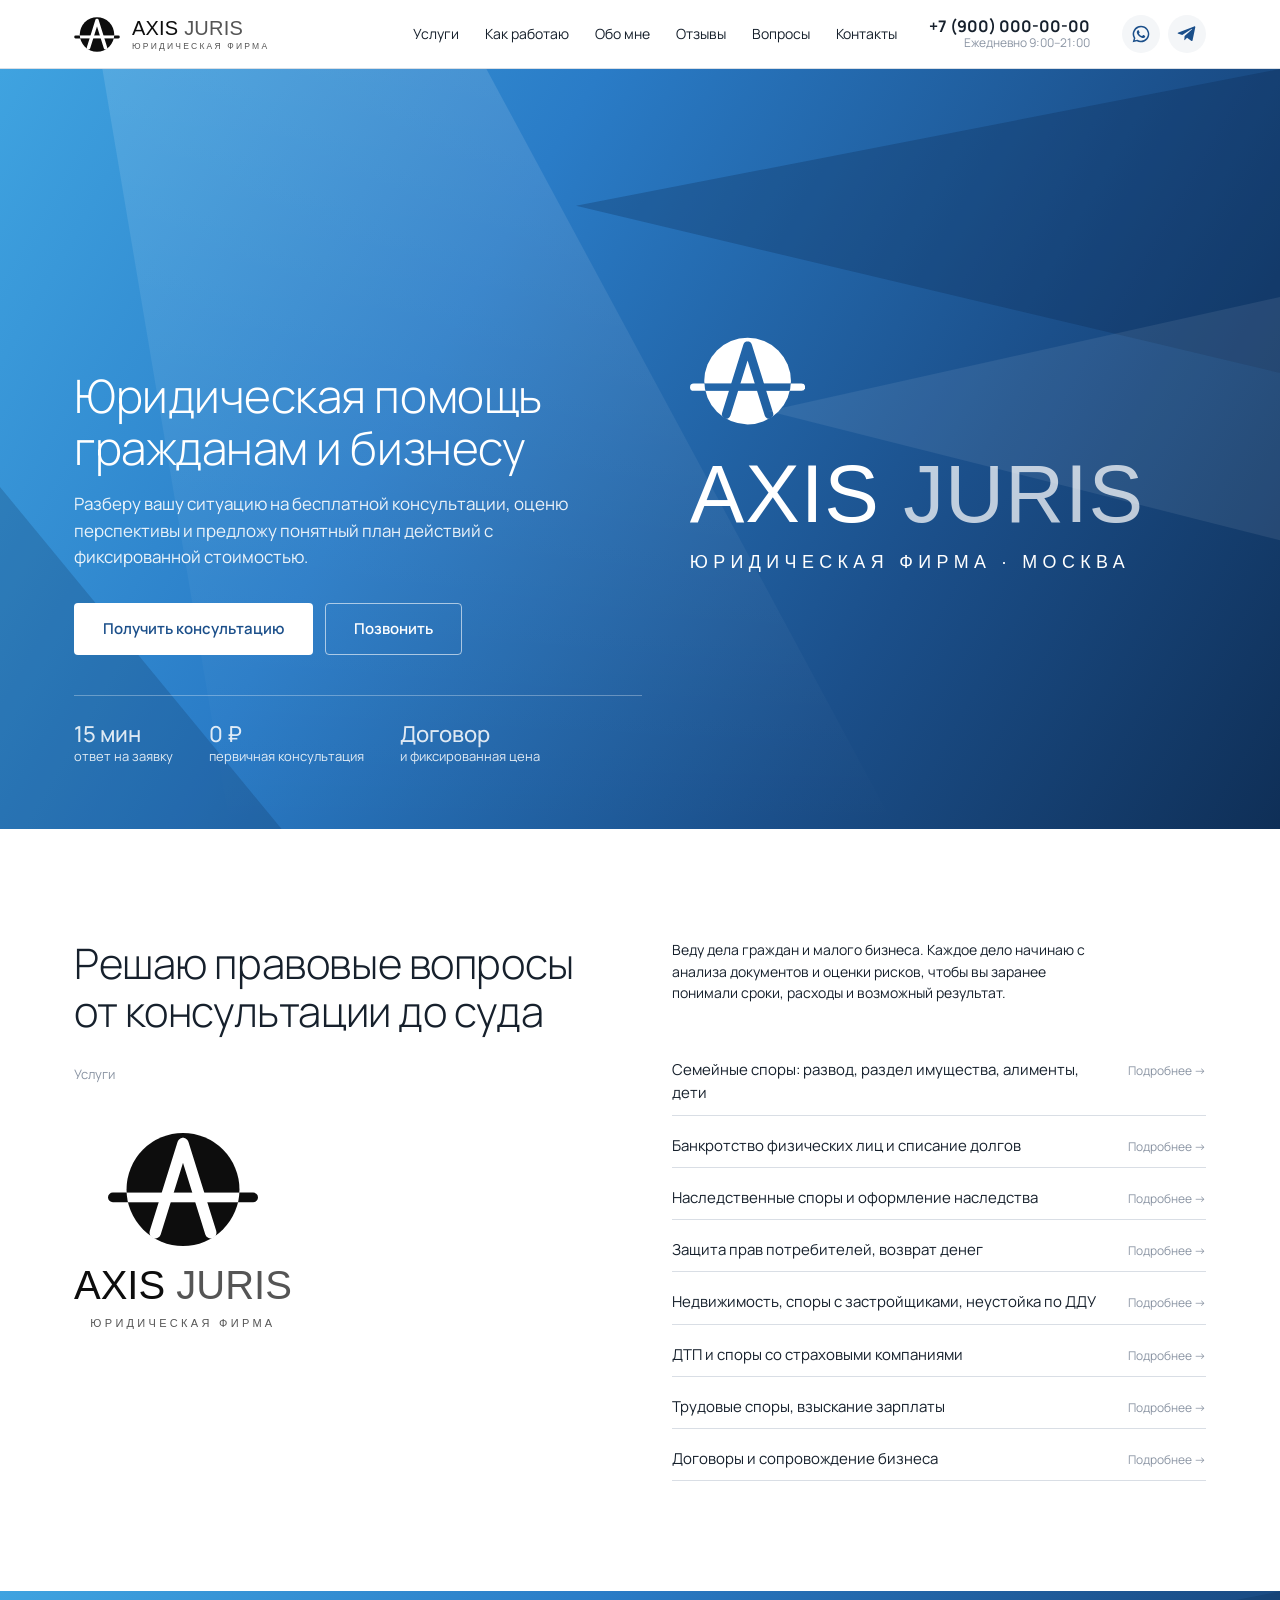
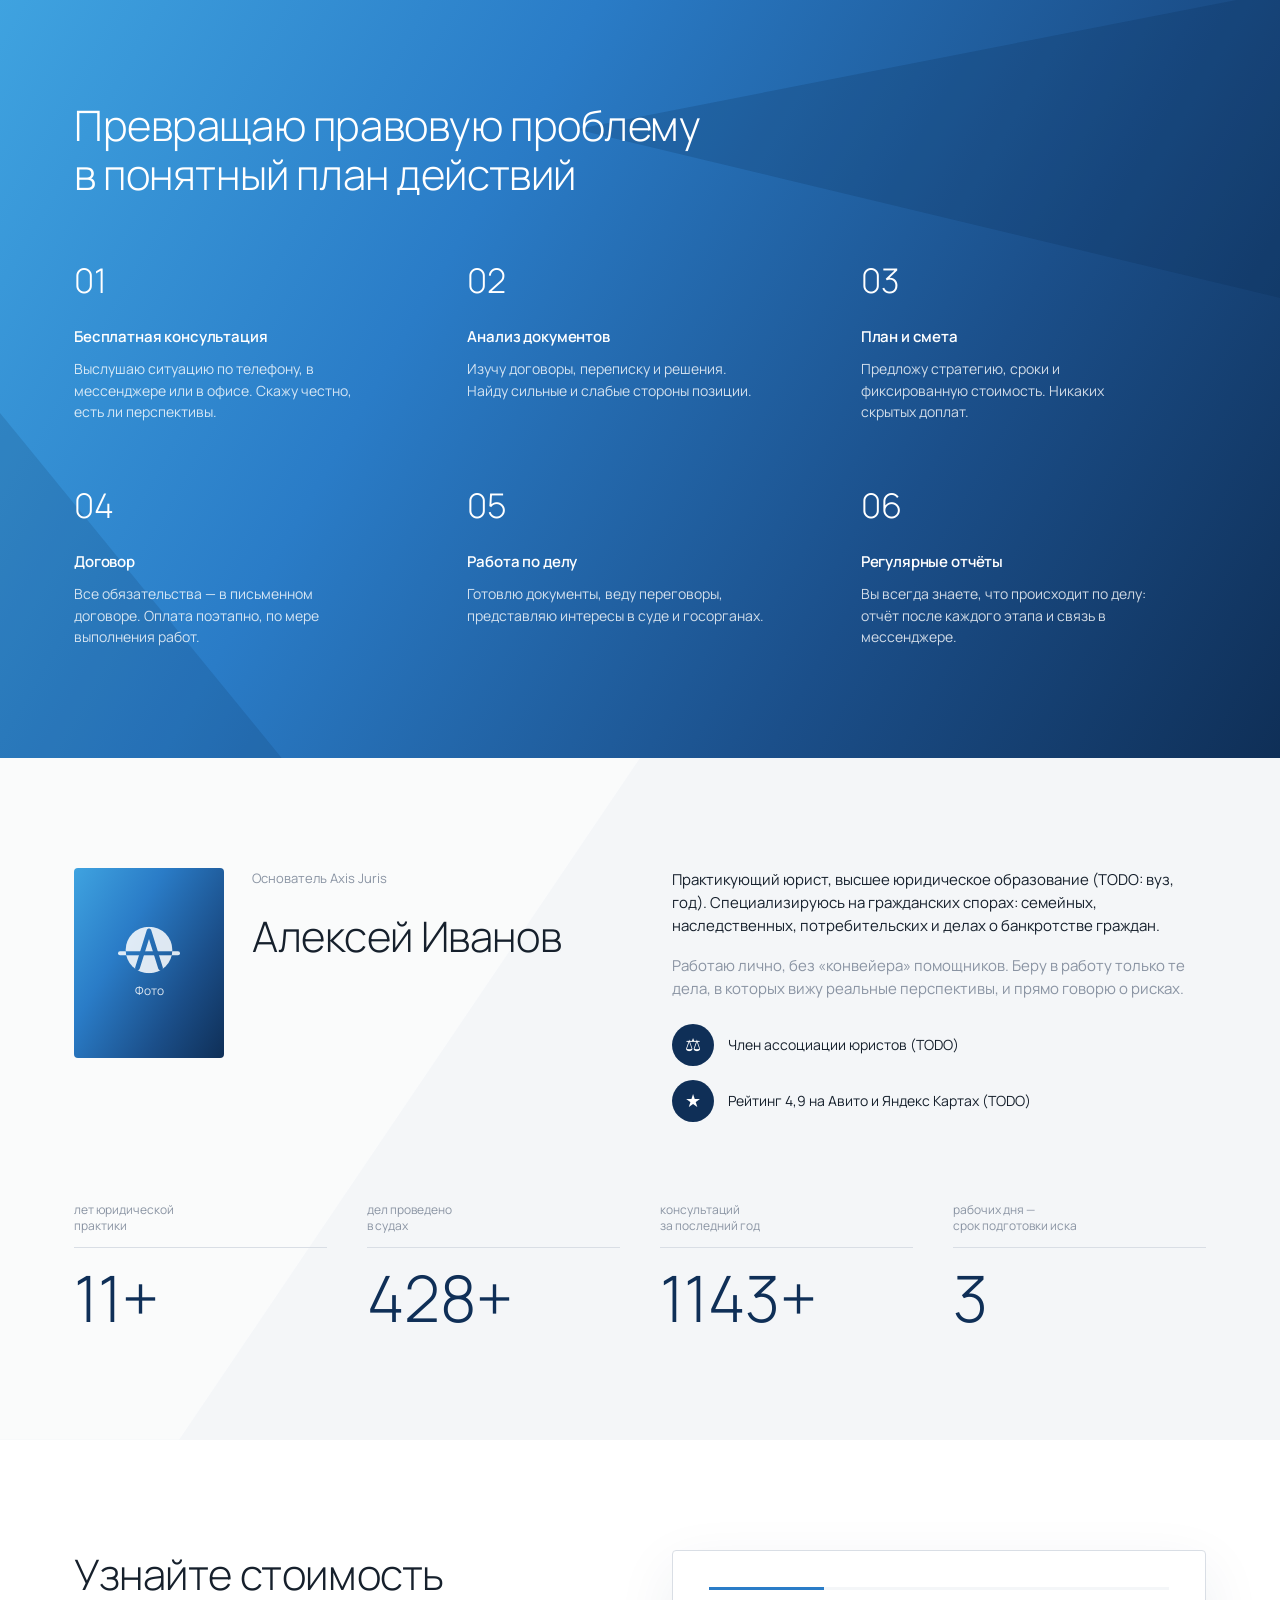
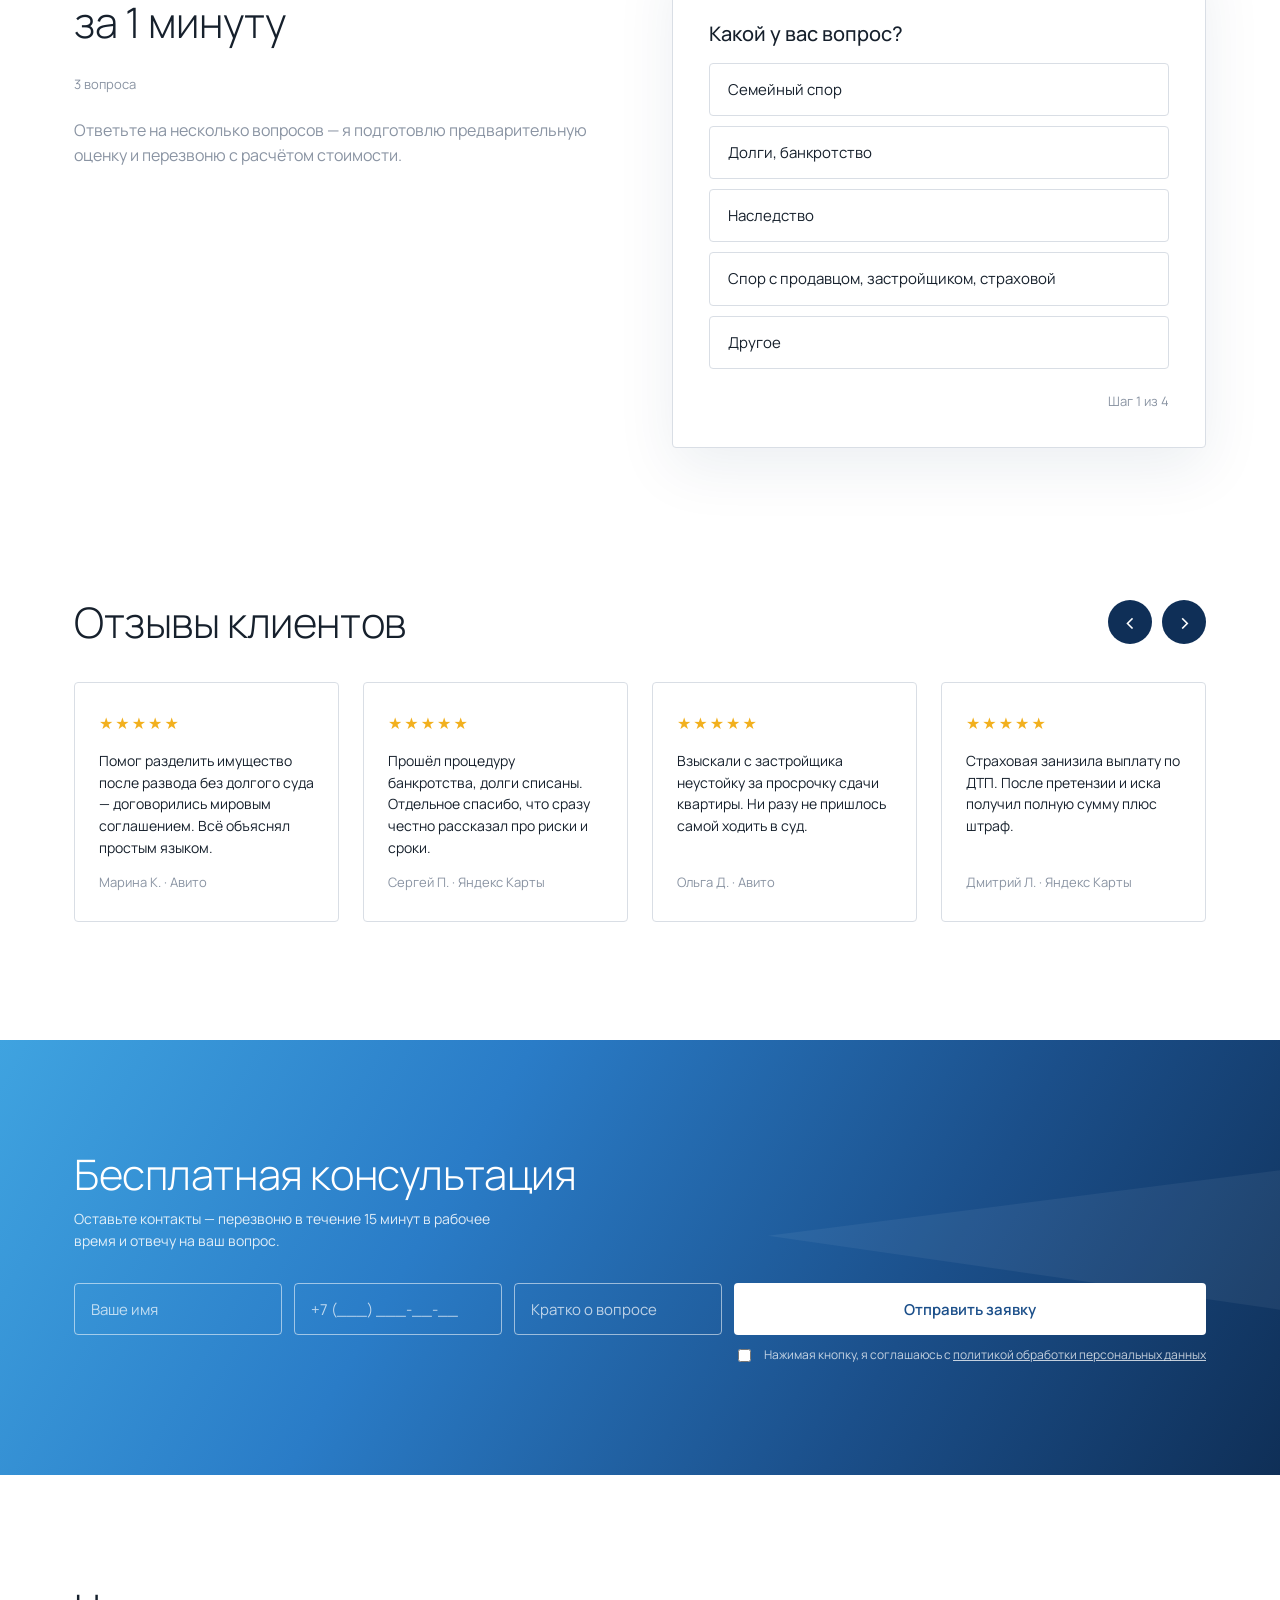
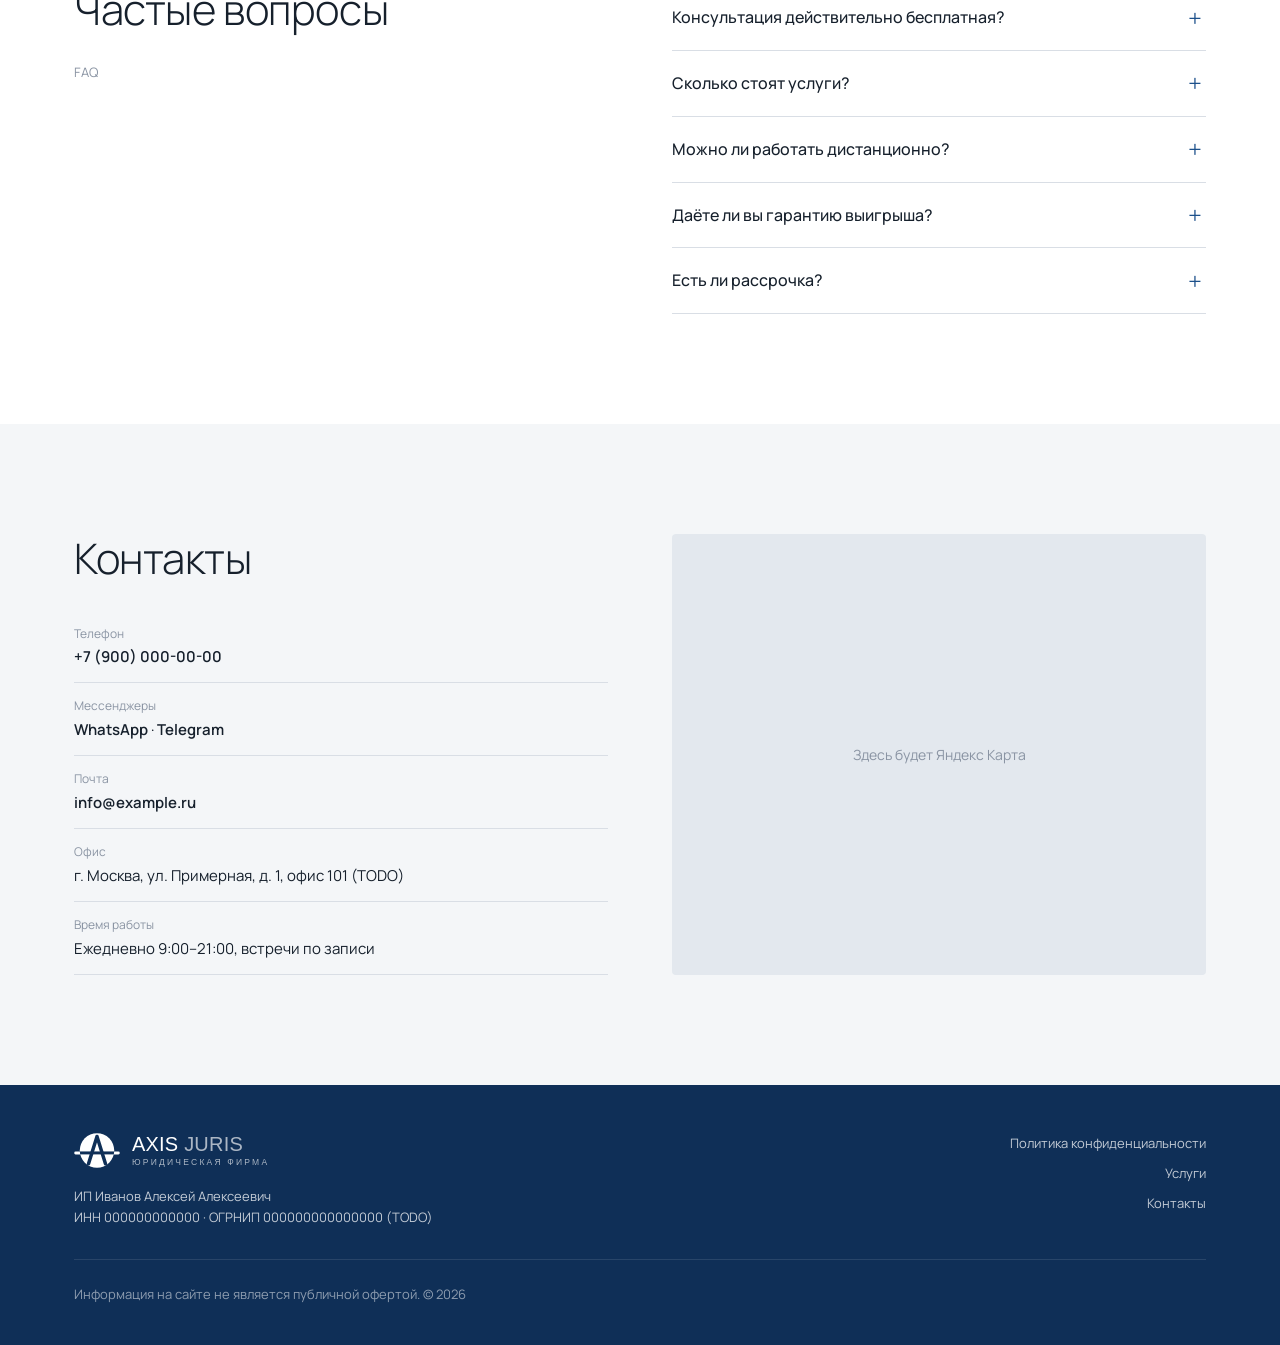
<file: index.html>
<!doctype html>
<html lang="ru">
<head>
  <meta charset="utf-8">
  <meta name="viewport" content="width=device-width, initial-scale=1">
  <!-- TODO: заменить имя, город и описание -->
  <title>Axis Juris — юридическая помощь в Москве | Консультация бесплатно</title>
  <meta name="description" content="Юридическая фирма Axis Juris, Москва: семейные споры, банкротство граждан, наследство, защита прав потребителей, споры с застройщиками и страховыми. Бесплатная первичная консультация.">
  <meta property="og:title" content="Axis Juris — юридическая фирма">
  <meta property="og:description" content="Бесплатная первичная консультация. Разберу ситуацию и предложу план действий.">
  <meta property="og:type" content="website">
  <meta property="og:image" content="assets/img/og.png">
  <meta name="theme-color" content="#1b4f8a">
  <meta property="og:site_name" content="Axis Juris">
  <link rel="icon" href="assets/img/favicon.svg" type="image/svg+xml">
  <link rel="preconnect" href="https://fonts.googleapis.com">
  <link rel="preconnect" href="https://fonts.gstatic.com" crossorigin>
  <link href="https://fonts.googleapis.com/css2?family=Manrope:wght@300;400;500;600;700&display=swap" rel="stylesheet">
  <link rel="stylesheet" href="assets/css/style.css">
</head>
<body>

<!-- ============ ШАПКА ============ -->
<header class="header" id="top">
  <div class="container header__inner">
    <a href="#top" class="logo" aria-label="На главную">
      <svg class="logo__mark" viewBox="0 0 340 260" aria-hidden="true"><use href="#mark"/></svg>
      <span class="logo__text">
        <b>AXIS <span>JURIS</span></b>
        <small>юридическая фирма</small>
      </span>
    </a>

    <nav class="nav" id="nav">
      <a href="#services">Услуги</a>
      <a href="#how">Как работаю</a>
      <a href="#about">Обо мне</a>
      <a href="#reviews">Отзывы</a>
      <a href="#faq">Вопросы</a>
      <a href="#contacts">Контакты</a>
    </nav>

    <div class="header__contacts">
      <a class="header__phone js-phone" href="tel:+79000000000">+7 (900) 000-00-00</a>
      <span class="header__hours">Ежедневно 9:00–21:00</span>
    </div>

    <div class="header__msg">
      <a class="icon-btn js-wa" href="https://wa.me/79000000000" target="_blank" rel="noopener" aria-label="WhatsApp"><svg viewBox="0 0 24 24"><use href="#i-wa"/></svg></a>
      <a class="icon-btn js-tg" href="https://t.me/username" target="_blank" rel="noopener" aria-label="Telegram"><svg viewBox="0 0 24 24"><use href="#i-tg"/></svg></a>
    </div>

    <button class="burger" id="burger" aria-label="Меню" aria-expanded="false"><span></span><span></span><span></span></button>
  </div>
</header>

<main>

<!-- ============ ПЕРВЫЙ ЭКРАН ============ -->
<section class="hero">
  <div class="hero__shards" aria-hidden="true">
    <i class="shard shard--1"></i><i class="shard shard--2"></i><i class="shard shard--3"></i><i class="shard shard--4"></i>
  </div>
  <div class="container hero__inner">
    <div class="hero__brand">
      <svg class="hero__mark" viewBox="0 0 340 260" aria-hidden="true"><use href="#mark"/></svg>
      <div class="hero__name">AXIS <span>JURIS</span></div>
      <div class="hero__role">ЮРИДИЧЕСКАЯ ФИРМА · МОСКВА</div>
    </div>

    <div class="hero__offer">
      <!-- Заголовок подменяется по ссылке из рекламы: ?s=bankrotstvo, ?s=semya и т. д. (см. assets/js/main.js) -->
      <h1 class="hero__title" id="heroTitle">Юридическая помощь гражданам и бизнесу</h1>
      <p class="hero__lead" id="heroLead">Разберу вашу ситуацию на бесплатной консультации, оценю перспективы и предложу понятный план действий с фиксированной стоимостью.</p>
      <div class="hero__actions">
        <button class="btn btn--light js-open-form" data-topic="Бесплатная консультация">Получить консультацию</button>
        <a class="btn btn--ghost js-phone" href="tel:+79000000000">Позвонить</a>
      </div>
      <ul class="hero__facts">
        <li><b>15 мин</b> ответ на заявку</li>
        <li><b>0 ₽</b> первичная консультация</li>
        <li><b>Договор</b> и фиксированная цена</li>
      </ul>
    </div>
  </div>
</section>

<!-- ============ УСЛУГИ ============ -->
<section class="section services" id="services">
  <div class="container grid-2">
    <div>
      <h2 class="h2">Решаю правовые вопросы<br>от консультации до суда</h2>
      <div class="label">Услуги</div>
      <div class="services__mark" aria-hidden="true">
        <svg viewBox="0 0 340 260"><use href="#mark"/></svg>
        <span>AXIS <i>JURIS</i></span>
        <small>юридическая фирма</small>
      </div>
    </div>
    <div>
      <p class="muted services__intro">Веду дела граждан и малого бизнеса. Каждое дело начинаю с анализа документов и оценки рисков, чтобы вы заранее понимали сроки, расходы и возможный результат.</p>
      <ul class="list-links">
        <li><button class="js-open-form" data-topic="Семейные споры">Семейные споры: развод, раздел имущества, алименты, дети<span>Подробнее →</span></button></li>
        <li><button class="js-open-form" data-topic="Банкротство физлиц">Банкротство физических лиц и списание долгов<span>Подробнее →</span></button></li>
        <li><button class="js-open-form" data-topic="Наследство">Наследственные споры и оформление наследства<span>Подробнее →</span></button></li>
        <li><button class="js-open-form" data-topic="Защита прав потребителей">Защита прав потребителей, возврат денег<span>Подробнее →</span></button></li>
        <li><button class="js-open-form" data-topic="Недвижимость и застройщики">Недвижимость, споры с застройщиками, неустойка по ДДУ<span>Подробнее →</span></button></li>
        <li><button class="js-open-form" data-topic="ДТП и страховые споры">ДТП и споры со страховыми компаниями<span>Подробнее →</span></button></li>
        <li><button class="js-open-form" data-topic="Трудовые споры">Трудовые споры, взыскание зарплаты<span>Подробнее →</span></button></li>
        <li><button class="js-open-form" data-topic="Договоры и бизнес">Договоры и сопровождение бизнеса<span>Подробнее →</span></button></li>
      </ul>
    </div>
  </div>
</section>

<!-- ============ КАК РАБОТАЮ / ПРЕИМУЩЕСТВА ============ -->
<section class="section section--blue how" id="how">
  <div class="hero__shards hero__shards--dim" aria-hidden="true">
    <i class="shard shard--2"></i><i class="shard shard--4"></i>
  </div>
  <div class="container">
    <h2 class="h2">Превращаю правовую проблему<br>в понятный план действий</h2>
    <div class="steps">
      <div class="step"><div class="step__num">01</div><h3>Бесплатная консультация</h3><p>Выслушаю ситуацию по телефону, в мессенджере или в офисе. Скажу честно, есть ли перспективы.</p></div>
      <div class="step"><div class="step__num">02</div><h3>Анализ документов</h3><p>Изучу договоры, переписку и решения. Найду сильные и слабые стороны позиции.</p></div>
      <div class="step"><div class="step__num">03</div><h3>План и смета</h3><p>Предложу стратегию, сроки и фиксированную стоимость. Никаких скрытых доплат.</p></div>
      <div class="step"><div class="step__num">04</div><h3>Договор</h3><p>Все обязательства — в письменном договоре. Оплата поэтапно, по мере выполнения работ.</p></div>
      <div class="step"><div class="step__num">05</div><h3>Работа по делу</h3><p>Готовлю документы, веду переговоры, представляю интересы в суде и госорганах.</p></div>
      <div class="step"><div class="step__num">06</div><h3>Регулярные отчёты</h3><p>Вы всегда знаете, что происходит по делу: отчёт после каждого этапа и связь в мессенджере.</p></div>
    </div>
  </div>
</section>

<!-- ============ ОБО МНЕ ============ -->
<section class="section about" id="about">
  <div class="container">
    <div class="grid-2">
      <div class="about__head">
        <div class="about__photo" aria-hidden="true">
          <!-- TODO: заменить на фото: <img src="assets/img/photo.jpg" alt="Алексей Иванов"> -->
          <svg viewBox="0 0 340 260"><use href="#mark"/></svg>
          <span>Фото</span>
        </div>
        <div>
          <div class="label">Основатель Axis Juris</div>
          <h2 class="h2">Алексей Иванов</h2>
        </div>
      </div>
      <div class="about__text">
        <p>Практикующий юрист, высшее юридическое образование (TODO: вуз, год). Специализируюсь на гражданских спорах: семейных, наследственных, потребительских и делах о банкротстве граждан.</p>
        <p class="muted">Работаю лично, без «конвейера» помощников. Беру в работу только те дела, в которых вижу реальные перспективы, и прямо говорю о рисках.</p>
        <ul class="badges">
          <li><span class="badge-ico">⚖</span>Член ассоциации юристов (TODO)</li>
          <li><span class="badge-ico">★</span>Рейтинг 4,9 на Авито и Яндекс Картах (TODO)</li>
        </ul>
      </div>
    </div>

    <div class="stats">
      <div class="stat"><div class="stat__label">лет юридической<br>практики</div><div class="stat__num" data-count="12">12+</div></div>
      <div class="stat"><div class="stat__label">дел проведено<br>в судах</div><div class="stat__num" data-count="450">450+</div></div>
      <div class="stat"><div class="stat__label">консультаций<br>за последний год</div><div class="stat__num" data-count="1200">1200+</div></div>
      <div class="stat"><div class="stat__label">рабочих дня —<br>срок подготовки иска</div><div class="stat__num" data-count="3">3</div></div>
    </div>
  </div>
</section>

<!-- ============ КВИЗ ============ -->
<section class="section quiz-section" id="quiz">
  <div class="container grid-2">
    <div>
      <h2 class="h2">Узнайте стоимость<br>за 1 минуту</h2>
      <div class="label">3 вопроса</div>
      <p class="muted">Ответьте на несколько вопросов — я подготовлю предварительную оценку и перезвоню с расчётом стоимости.</p>
    </div>
    <form class="quiz" id="quiz-form" novalidate>
      <div class="quiz__progress"><span id="quizBar"></span></div>

      <fieldset class="quiz__step is-active" data-step="1">
        <legend>Какой у вас вопрос?</legend>
        <label class="opt"><input type="radio" name="q_topic" value="Семейный спор"><span>Семейный спор</span></label>
        <label class="opt"><input type="radio" name="q_topic" value="Долги / банкротство"><span>Долги, банкротство</span></label>
        <label class="opt"><input type="radio" name="q_topic" value="Наследство"><span>Наследство</span></label>
        <label class="opt"><input type="radio" name="q_topic" value="Потребитель / застройщик / страховая"><span>Спор с продавцом, застройщиком, страховой</span></label>
        <label class="opt"><input type="radio" name="q_topic" value="Другое"><span>Другое</span></label>
      </fieldset>

      <fieldset class="quiz__step" data-step="2">
        <legend>На какой стадии дело?</legend>
        <label class="opt"><input type="radio" name="q_stage" value="Ещё не обращался в суд"><span>Ещё не обращался в суд</span></label>
        <label class="opt"><input type="radio" name="q_stage" value="Дело уже в суде"><span>Дело уже в суде</span></label>
        <label class="opt"><input type="radio" name="q_stage" value="Есть решение, нужно обжаловать"><span>Есть решение, нужно обжаловать</span></label>
        <label class="opt"><input type="radio" name="q_stage" value="Нужна только консультация"><span>Нужна только консультация</span></label>
      </fieldset>

      <fieldset class="quiz__step" data-step="3">
        <legend>Как срочно нужна помощь?</legend>
        <label class="opt"><input type="radio" name="q_urgency" value="Сегодня-завтра"><span>Сегодня или завтра</span></label>
        <label class="opt"><input type="radio" name="q_urgency" value="В течение недели"><span>В течение недели</span></label>
        <label class="opt"><input type="radio" name="q_urgency" value="Не срочно"><span>Не срочно, собираю информацию</span></label>
      </fieldset>

      <fieldset class="quiz__step" data-step="4">
        <legend>Куда отправить расчёт?</legend>
        <input class="input" type="text" name="name" placeholder="Ваше имя" autocomplete="name">
        <input class="input js-tel" type="tel" name="phone" placeholder="+7 (___) ___-__-__" autocomplete="tel" required>
        <label class="check"><input type="checkbox" name="consent" required><span>Согласен на <a href="privacy.html" target="_blank">обработку персональных данных</a></span></label>
        <button class="btn btn--primary" type="submit">Получить расчёт</button>
      </fieldset>

      <div class="quiz__nav">
        <button type="button" class="btn-link" id="quizPrev" hidden>← Назад</button>
        <span class="quiz__count" id="quizCount">Шаг 1 из 4</span>
      </div>
    </form>
  </div>
</section>

<!-- ============ ОТЗЫВЫ ============ -->
<section class="section reviews" id="reviews">
  <div class="container">
    <div class="section-head">
      <h2 class="h2">Отзывы клиентов</h2>
      <div class="arrows">
        <button class="arrow" data-slider="reviews" data-dir="-1" aria-label="Назад">‹</button>
        <button class="arrow" data-slider="reviews" data-dir="1" aria-label="Вперёд">›</button>
      </div>
    </div>
    <!-- TODO: заменить на реальные отзывы (можно со скриншотами с Авито / Яндекс Карт) -->
    <div class="slider" id="slider-reviews">
      <article class="review"><div class="review__stars">★★★★★</div><p>Помог разделить имущество после развода без долгого суда — договорились мировым соглашением. Всё объяснял простым языком.</p><div class="review__who">Марина К. · Авито</div></article>
      <article class="review"><div class="review__stars">★★★★★</div><p>Прошёл процедуру банкротства, долги списаны. Отдельное спасибо, что сразу честно рассказал про риски и сроки.</p><div class="review__who">Сергей П. · Яндекс Карты</div></article>
      <article class="review"><div class="review__stars">★★★★★</div><p>Взыскали с застройщика неустойку за просрочку сдачи квартиры. Ни разу не пришлось самой ходить в суд.</p><div class="review__who">Ольга Д. · Авито</div></article>
      <article class="review"><div class="review__stars">★★★★★</div><p>Страховая занизила выплату по ДТП. После претензии и иска получил полную сумму плюс штраф.</p><div class="review__who">Дмитрий Л. · Яндекс Карты</div></article>
      <article class="review"><div class="review__stars">★★★★★</div><p>Быстро подготовил документы по наследству, подсказал, как избежать лишних расходов.</p><div class="review__who">Анна С. · Авито</div></article>
    </div>
  </div>
</section>

<!-- ============ ФОРМА (полоса) ============ -->
<section class="section section--blue cta" id="consult">
  <div class="hero__shards hero__shards--dim" aria-hidden="true"><i class="shard shard--3"></i></div>
  <div class="container">
    <h2 class="h2">Бесплатная консультация</h2>
    <p class="cta__sub">Оставьте контакты — перезвоню в течение 15 минут в рабочее время и отвечу на ваш вопрос.</p>
    <form class="lead-form lead-form--row js-lead-form" novalidate>
      <input type="hidden" name="topic" value="Бесплатная консультация (форма внизу)">
      <input class="input input--line" type="text" name="name" placeholder="Ваше имя" autocomplete="name">
      <input class="input input--line js-tel" type="tel" name="phone" placeholder="+7 (___) ___-__-__" autocomplete="tel" required>
      <input class="input input--line" type="text" name="message" placeholder="Кратко о вопросе">
      <button class="btn btn--light" type="submit">Отправить заявку</button>
      <label class="check check--light"><input type="checkbox" name="consent" required><span>Нажимая кнопку, я соглашаюсь с <a href="privacy.html" target="_blank">политикой обработки персональных данных</a></span></label>
    </form>
  </div>
</section>

<!-- ============ FAQ ============ -->
<section class="section faq" id="faq">
  <div class="container grid-2">
    <div>
      <h2 class="h2">Частые вопросы</h2>
      <div class="label">FAQ</div>
    </div>
    <div class="faq__list">
      <details><summary>Консультация действительно бесплатная?</summary><p>Да, первичная консультация до 30 минут бесплатна: по телефону, в мессенджере или в офисе. Я выслушаю ситуацию и скажу, какие есть варианты.</p></details>
      <details><summary>Сколько стоят услуги?</summary><p>Стоимость зависит от сложности дела и фиксируется в договоре до начала работы. Составление претензии — от 3 000 ₽, искового заявления — от 7 000 ₽, ведение дела в суде — от 30 000 ₽ (TODO: актуальные цены).</p></details>
      <details><summary>Можно ли работать дистанционно?</summary><p>Да. Документы можно прислать в мессенджер, договор подписать электронно, а оплату внести переводом. Во многих делах ваше личное присутствие в суде не требуется.</p></details>
      <details><summary>Даёте ли вы гарантию выигрыша?</summary><p>Честный юрист не может гарантировать решение суда — его принимает судья. Я гарантирую качественную работу, прозрачные условия и регулярные отчёты, а перспективы оцениваю ещё до заключения договора.</p></details>
      <details><summary>Есть ли рассрочка?</summary><p>Да, оплата возможна поэтапно, а по делам о банкротстве — в рассрочку на период процедуры.</p></details>
    </div>
  </div>
</section>

<!-- ============ КОНТАКТЫ ============ -->
<section class="section contacts" id="contacts">
  <div class="container grid-2">
    <div>
      <h2 class="h2">Контакты</h2>
      <ul class="contacts__list">
        <li><span>Телефон</span><a class="js-phone" href="tel:+79000000000">+7 (900) 000-00-00</a></li>
        <li><span>Мессенджеры</span><a class="js-wa" href="https://wa.me/79000000000" target="_blank" rel="noopener">WhatsApp</a> · <a class="js-tg" href="https://t.me/username" target="_blank" rel="noopener">Telegram</a></li>
        <li><span>Почта</span><a href="mailto:info@example.ru">info@example.ru</a></li>
        <li><span>Офис</span>г. Москва, ул. Примерная, д. 1, офис 101 (TODO)</li>
        <li><span>Время работы</span>Ежедневно 9:00–21:00, встречи по записи</li>
      </ul>
    </div>
    <div class="map" id="map">
      <!-- TODO: вставить виджет Яндекс Карт (Конструктор карт → код iframe) -->
      <div class="map__ph">Здесь будет Яндекс Карта</div>
    </div>
  </div>
</section>

</main>

<!-- ============ ПОДВАЛ ============ -->
<footer class="footer">
  <div class="container footer__inner">
    <div>
      <div class="logo logo--light">
        <svg class="logo__mark" viewBox="0 0 340 260" aria-hidden="true"><use href="#mark"/></svg>
        <span class="logo__text"><b>AXIS <span>JURIS</span></b><small>юридическая фирма</small></span>
      </div>
      <!-- Реквизиты обязательны для модерации Яндекс Директа -->
      <p class="footer__req">ИП Иванов Алексей Алексеевич<br>ИНН 000000000000 · ОГРНИП 000000000000000 (TODO)</p>
    </div>
    <div class="footer__links">
      <a href="privacy.html">Политика конфиденциальности</a>
      <a href="#services">Услуги</a>
      <a href="#contacts">Контакты</a>
    </div>
    <p class="footer__note">Информация на сайте не является публичной офертой. © <span id="year">2026</span></p>
  </div>
</footer>

<!-- Липкая панель на мобильных: главный источник конверсий из рекламы -->
<div class="sticky-bar">
  <a class="sticky-bar__btn js-phone" href="tel:+79000000000"><svg viewBox="0 0 24 24"><use href="#i-phone"/></svg>Позвонить</a>
  <a class="sticky-bar__btn js-wa" href="https://wa.me/79000000000" target="_blank" rel="noopener"><svg viewBox="0 0 24 24"><use href="#i-wa"/></svg>WhatsApp</a>
  <button class="sticky-bar__btn sticky-bar__btn--accent js-open-form" data-topic="Заявка с мобильной панели">Заявка</button>
</div>

<!-- Модальное окно с формой -->
<div class="modal" id="modal" hidden>
  <div class="modal__overlay" data-close></div>
  <div class="modal__box" role="dialog" aria-modal="true" aria-labelledby="modalTitle">
    <button class="modal__close" data-close aria-label="Закрыть">×</button>
    <div class="label" id="modalTopic">Консультация</div>
    <h3 class="modal__title" id="modalTitle">Бесплатная консультация</h3>
    <p class="muted">Перезвоню в течение 15 минут в рабочее время.</p>
    <form class="lead-form js-lead-form" novalidate>
      <input type="hidden" name="topic" value="">
      <input class="input" type="text" name="name" placeholder="Ваше имя" autocomplete="name">
      <input class="input js-tel" type="tel" name="phone" placeholder="+7 (___) ___-__-__" autocomplete="tel" required>
      <textarea class="input" name="message" rows="3" placeholder="Кратко опишите ситуацию (необязательно)"></textarea>
      <label class="check"><input type="checkbox" name="consent" required><span>Согласен на <a href="privacy.html" target="_blank">обработку персональных данных</a></span></label>
      <button class="btn btn--primary" type="submit">Отправить</button>
    </form>
  </div>
</div>

<!-- SVG-спрайт -->
<svg width="0" height="0" style="position:absolute" aria-hidden="true">
  <defs>
    <mask id="aj-cut" maskUnits="userSpaceOnUse" x="0" y="0" width="340" height="260">
      <rect width="340" height="260" fill="#fff"/>
      <g stroke="#000" stroke-width="26" stroke-linecap="round" fill="none"><path d="M170 26 107 228M170 26l63 202"/></g>
      <rect x="0" y="137" width="340" height="22" fill="#000"/>
    </mask>
    <mask id="aj-out" maskUnits="userSpaceOnUse" x="0" y="0" width="340" height="260">
      <rect width="340" height="260" fill="#fff"/>
      <circle cx="170" cy="130" r="128" fill="#000"/>
    </mask>
  </defs>
  <symbol id="mark" viewBox="0 0 340 260">
    <circle cx="170" cy="130" r="128" fill="currentColor" mask="url(#aj-cut)"/>
    <line x1="11" y1="148" x2="329" y2="148" stroke="currentColor" stroke-width="22" stroke-linecap="round" mask="url(#aj-out)"/>
  </symbol>
  <symbol id="i-phone" viewBox="0 0 24 24"><path fill="currentColor" d="M6.6 10.8a15.2 15.2 0 0 0 6.6 6.6l2.2-2.2a1 1 0 0 1 1-.25 11.4 11.4 0 0 0 3.6.57 1 1 0 0 1 1 1V20a1 1 0 0 1-1 1A17 17 0 0 1 3 4a1 1 0 0 1 1-1h3.5a1 1 0 0 1 1 1c0 1.25.2 2.45.57 3.57a1 1 0 0 1-.25 1z"/></symbol>
  <symbol id="i-wa" viewBox="0 0 24 24"><path fill="currentColor" d="M12 2a10 10 0 0 0-8.6 15.1L2 22l5-1.3A10 10 0 1 0 12 2zm0 18.2a8.2 8.2 0 0 1-4.2-1.2l-.3-.2-3 .8.8-2.9-.2-.3A8.2 8.2 0 1 1 12 20.2zm4.5-6.1c-.25-.12-1.47-.72-1.7-.8-.23-.09-.4-.13-.56.12-.17.25-.64.8-.79.97-.14.16-.29.18-.54.06a6.7 6.7 0 0 1-3.3-2.9c-.25-.43.25-.4.71-1.33.08-.16.04-.3-.02-.42-.06-.12-.56-1.35-.77-1.85-.2-.48-.4-.42-.56-.42h-.48a.92.92 0 0 0-.66.31 2.8 2.8 0 0 0-.87 2.07c0 1.22.89 2.4 1.01 2.57.12.16 1.75 2.67 4.24 3.75 1.57.68 2.19.74 2.98.62.48-.07 1.47-.6 1.68-1.18.2-.58.2-1.08.14-1.18-.06-.1-.23-.17-.48-.29z"/></symbol>
  <symbol id="i-tg" viewBox="0 0 24 24"><path fill="currentColor" d="M21.9 4.3 18.7 19.4c-.24 1.07-.87 1.33-1.76.83l-4.87-3.59-2.35 2.26c-.26.26-.48.48-.98.48l.35-4.96 9.02-8.15c.39-.35-.09-.54-.61-.2L6.35 13.1 1.55 11.6c-1.04-.33-1.06-1.04.22-1.54L20.5 2.85c.87-.32 1.63.2 1.4 1.45z"/></symbol>
</svg>

<script src="assets/js/config.js"></script>
<script src="assets/js/main.js"></script>
</body>
</html>
</file>
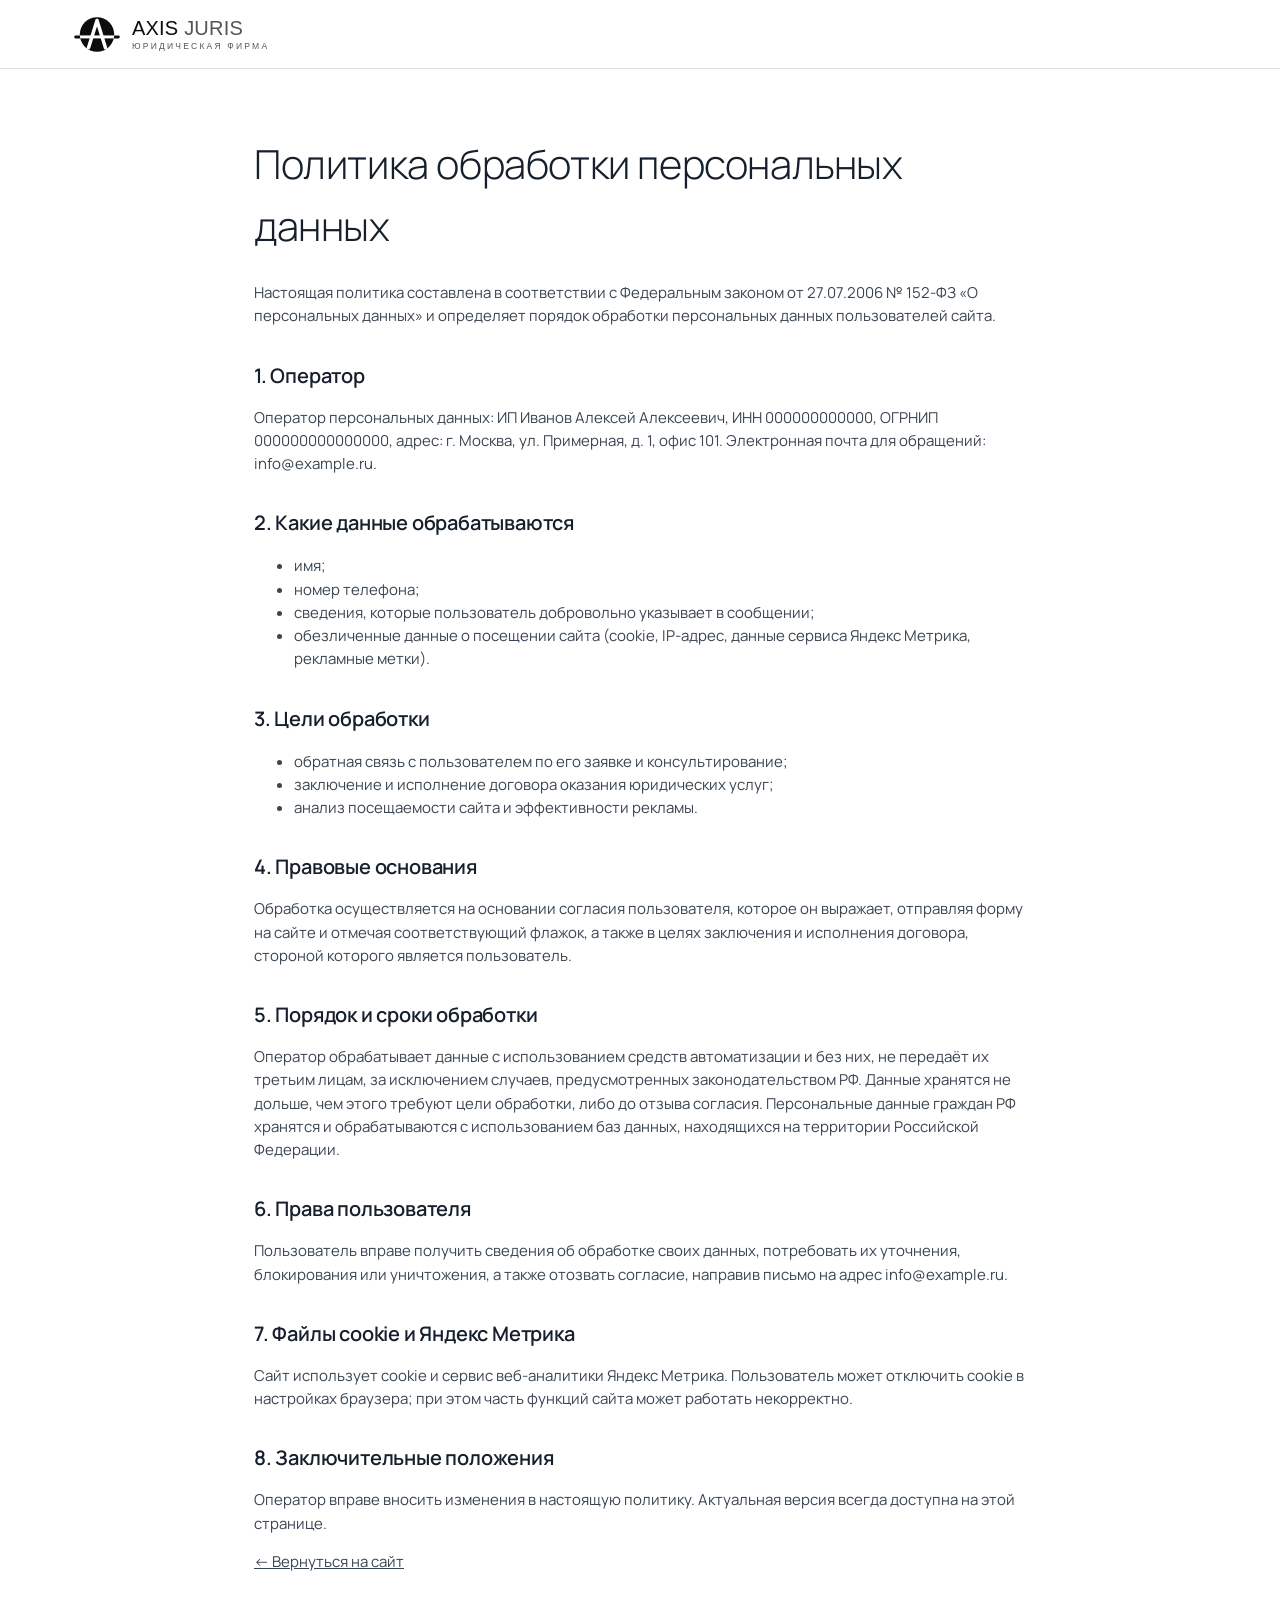
<file: privacy.html>
<!doctype html>
<html lang="ru">
<head>
  <meta charset="utf-8">
  <meta name="viewport" content="width=device-width, initial-scale=1">
  <title>Политика обработки персональных данных | Axis Juris</title>
  <link rel="icon" href="assets/img/favicon.svg" type="image/svg+xml">
  <link href="https://fonts.googleapis.com/css2?family=Manrope:wght@300;400;500;600;700&display=swap" rel="stylesheet">
  <link rel="stylesheet" href="assets/css/style.css">
  <style>
    .doc { max-width: 820px; padding-top: 64px; padding-bottom: 96px; }
    .doc h1 { font-size: clamp(28px, 4vw, 40px); margin-bottom: 24px; }
    .doc h2 { font-size: 20px; font-weight: 600; margin: 32px 0 12px; }
    .doc p, .doc li { font-size: 15px; color: #3a4552; }
  </style>
</head>
<body>
<header class="header">
  <div class="container header__inner">
    <a href="index.html" class="logo">
      <svg class="logo__mark" viewBox="0 0 340 260" aria-hidden="true"><defs><mask id="aj-cut" maskUnits="userSpaceOnUse" x="0" y="0" width="340" height="260">
      <rect width="340" height="260" fill="#fff"/>
      <g stroke="#000" stroke-width="26" stroke-linecap="round" fill="none"><path d="M170 26 107 228M170 26l63 202"/></g>
      <rect x="0" y="137" width="340" height="22" fill="#000"/>
    </mask>
    <mask id="aj-out" maskUnits="userSpaceOnUse" x="0" y="0" width="340" height="260">
      <rect width="340" height="260" fill="#fff"/>
      <circle cx="170" cy="130" r="128" fill="#000"/>
    </mask></defs><circle cx="170" cy="130" r="128" fill="currentColor" mask="url(#aj-cut)"/>
    <line x1="11" y1="148" x2="329" y2="148" stroke="currentColor" stroke-width="22" stroke-linecap="round" mask="url(#aj-out)"/></svg>
      <span class="logo__text"><b>AXIS <span>JURIS</span></b><small>юридическая фирма</small></span>
    </a>
  </div>
</header>

<main class="container doc">
  <!-- TODO: проверить текст и заполнить реквизиты оператора. Шаблон, не юридическое заключение. -->
  <h1>Политика обработки персональных данных</h1>
  <p>Настоящая политика составлена в соответствии с Федеральным законом от 27.07.2006 № 152-ФЗ «О персональных данных» и определяет порядок обработки персональных данных пользователей сайта.</p>

  <h2>1. Оператор</h2>
  <p>Оператор персональных данных: ИП Иванов Алексей Алексеевич, ИНН 000000000000, ОГРНИП 000000000000000, адрес: г. Москва, ул. Примерная, д. 1, офис 101. Электронная почта для обращений: info@example.ru.</p>

  <h2>2. Какие данные обрабатываются</h2>
  <ul>
    <li>имя;</li>
    <li>номер телефона;</li>
    <li>сведения, которые пользователь добровольно указывает в сообщении;</li>
    <li>обезличенные данные о посещении сайта (cookie, IP-адрес, данные сервиса Яндекс Метрика, рекламные метки).</li>
  </ul>

  <h2>3. Цели обработки</h2>
  <ul>
    <li>обратная связь с пользователем по его заявке и консультирование;</li>
    <li>заключение и исполнение договора оказания юридических услуг;</li>
    <li>анализ посещаемости сайта и эффективности рекламы.</li>
  </ul>

  <h2>4. Правовые основания</h2>
  <p>Обработка осуществляется на основании согласия пользователя, которое он выражает, отправляя форму на сайте и отмечая соответствующий флажок, а также в целях заключения и исполнения договора, стороной которого является пользователь.</p>

  <h2>5. Порядок и сроки обработки</h2>
  <p>Оператор обрабатывает данные с использованием средств автоматизации и без них, не передаёт их третьим лицам, за исключением случаев, предусмотренных законодательством РФ. Данные хранятся не дольше, чем этого требуют цели обработки, либо до отзыва согласия. Персональные данные граждан РФ хранятся и обрабатываются с использованием баз данных, находящихся на территории Российской Федерации.</p>

  <h2>6. Права пользователя</h2>
  <p>Пользователь вправе получить сведения об обработке своих данных, потребовать их уточнения, блокирования или уничтожения, а также отозвать согласие, направив письмо на адрес info@example.ru.</p>

  <h2>7. Файлы cookie и Яндекс Метрика</h2>
  <p>Сайт использует cookie и сервис веб-аналитики Яндекс Метрика. Пользователь может отключить cookie в настройках браузера; при этом часть функций сайта может работать некорректно.</p>

  <h2>8. Заключительные положения</h2>
  <p>Оператор вправе вносить изменения в настоящую политику. Актуальная версия всегда доступна на этой странице.</p>
  <p><a href="index.html">← Вернуться на сайт</a></p>
</main>
</body>
</html>
</file>
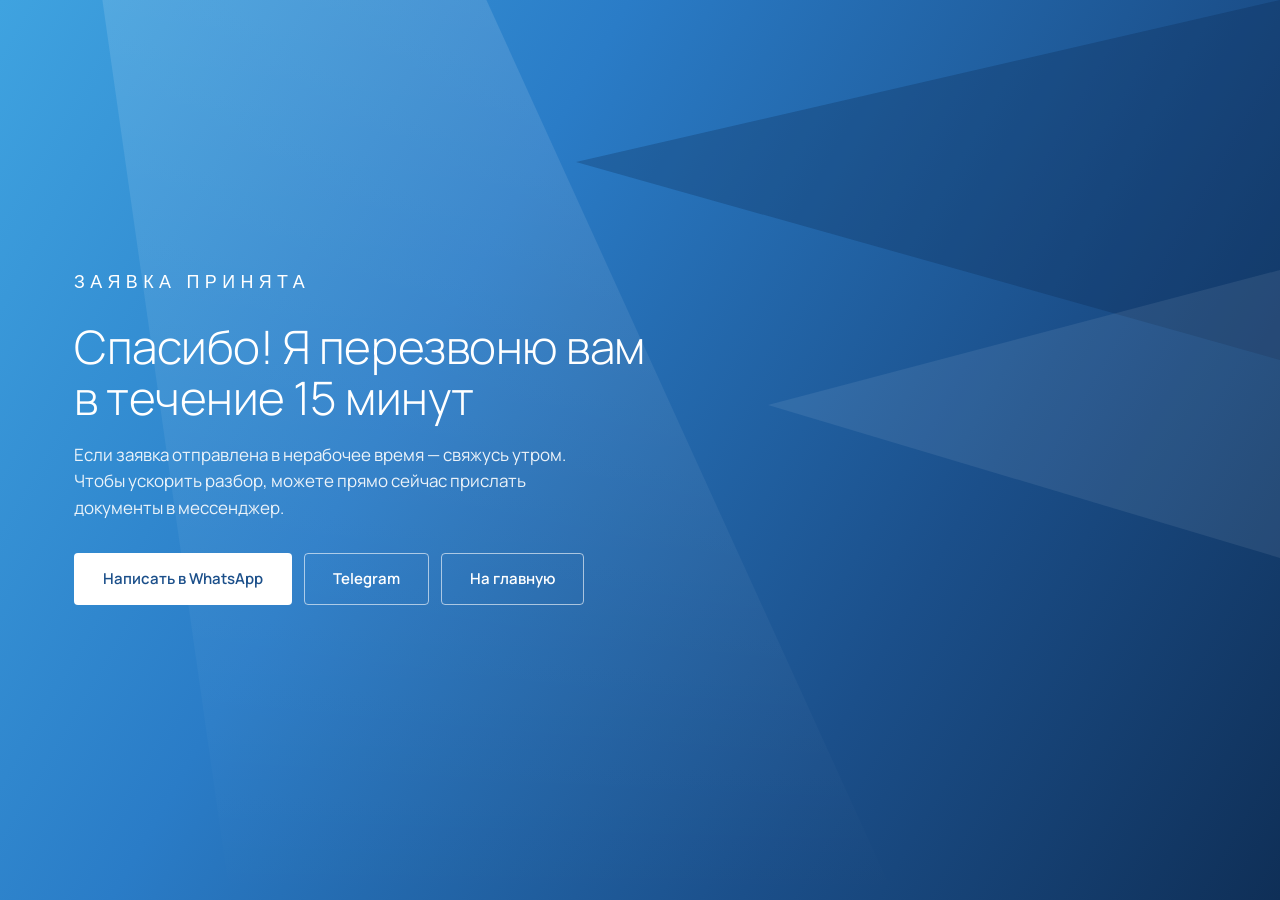
<file: thanks.html>
<!doctype html>
<html lang="ru">
<head>
  <meta charset="utf-8">
  <meta name="viewport" content="width=device-width, initial-scale=1">
  <meta name="robots" content="noindex">
  <title>Заявка принята | Axis Juris</title>
  <link rel="icon" href="assets/img/favicon.svg" type="image/svg+xml">
  <link href="https://fonts.googleapis.com/css2?family=Manrope:wght@300;400;500;600;700&display=swap" rel="stylesheet">
  <link rel="stylesheet" href="assets/css/style.css">
</head>
<body>
  <section class="hero" style="min-height:100vh">
    <div class="hero__shards" aria-hidden="true"><i class="shard shard--1"></i><i class="shard shard--2"></i><i class="shard shard--3"></i></div>
    <div class="container" style="position:relative;z-index:2;align-self:center;padding-top:64px;padding-bottom:64px">
      <div class="hero__role" style="margin-bottom:24px">ЗАЯВКА ПРИНЯТА</div>
      <h1 class="hero__title">Спасибо! Я перезвоню вам<br>в течение 15 минут</h1>
      <p class="hero__lead">Если заявка отправлена в нерабочее время — свяжусь утром. Чтобы ускорить разбор, можете прямо сейчас прислать документы в мессенджер.</p>
      <div class="hero__actions">
        <a class="btn btn--light js-wa" href="https://wa.me/79000000000" target="_blank" rel="noopener">Написать в WhatsApp</a>
        <a class="btn btn--ghost js-tg" href="https://t.me/username" target="_blank" rel="noopener">Telegram</a>
        <a class="btn btn--ghost" href="index.html">На главную</a>
      </div>
    </div>
  </section>
  <script src="assets/js/config.js"></script>
  <script src="assets/js/main.js"></script>
</body>
</html>
</file>
<file: assets/css/style.css>
/* ==========================================================
   Сайт юриста — стили
   Палитра и шрифты задаются переменными ниже.
   ========================================================== */
:root {
  --blue-900: #0f2f57;
  --blue-700: #1b4f8a;
  --blue-500: #2a7cc7;
  --blue-300: #3fa3e0;
  --ink: #16202c;
  --muted: #8a94a3;
  --line: #d9dee5;
  --bg: #ffffff;
  --bg-soft: #f4f6f8;
  --white: #ffffff;
  --radius: 4px;
  --container: 1180px;
  --font: "Manrope", system-ui, -apple-system, "Segoe UI", Roboto, Arial, sans-serif;
  --font-logo: "Helvetica Neue", Helvetica, Arial, sans-serif; /* как в логотипе Axis Juris */
  --logo-ink: #0d0d0d;
  --logo-grey: #555555;
  --grad: linear-gradient(120deg, var(--blue-300) 0%, var(--blue-500) 35%, var(--blue-700) 70%, var(--blue-900) 100%);
}

*, *::before, *::after { box-sizing: border-box; }
html { scroll-behavior: smooth; scroll-padding-top: 80px; }
body {
  margin: 0;
  font-family: var(--font);
  font-size: 16px;
  line-height: 1.55;
  color: var(--ink);
  background: var(--bg);
  -webkit-font-smoothing: antialiased;
  overflow-x: hidden;
}
img { max-width: 100%; display: block; }
a { color: inherit; }
button { font: inherit; color: inherit; cursor: pointer; }
h1, h2, h3 { margin: 0; font-weight: 300; letter-spacing: -0.01em; }

.container { width: 100%; max-width: var(--container); margin: 0 auto; padding-left: 24px; padding-right: 24px; }
.grid-2 { display: grid; grid-template-columns: 1fr 1fr; gap: 64px; }
.section { position: relative; padding: 110px 0; overflow: hidden; }
.section--blue { background: var(--grad); color: var(--white); }
.h2 { font-size: clamp(28px, 3.4vw, 42px); line-height: 1.15; margin-bottom: 28px; }
.label { font-size: 13px; color: var(--muted); margin-bottom: 24px; }
.muted { color: var(--muted); }
.section-head { display: flex; align-items: center; justify-content: space-between; gap: 16px; margin-bottom: 36px; }
.section-head .h2 { margin: 0; }

/* ---------- Кнопки ---------- */
.btn {
  display: inline-flex; align-items: center; justify-content: center;
  min-height: 52px; padding: 0 28px;
  border: 1px solid transparent; border-radius: var(--radius);
  font-weight: 600; font-size: 15px; text-decoration: none;
  transition: background .2s, color .2s, border-color .2s, transform .1s;
}
.btn:active { transform: translateY(1px); }
.btn--primary { background: var(--blue-700); color: var(--white); }
.btn--primary:hover { background: var(--blue-900); }
.btn--light { background: var(--white); color: var(--blue-700); }
.btn--light:hover { background: #e8f1fb; }
.btn--ghost { border-color: rgba(255,255,255,.6); color: var(--white); background: transparent; }
.btn--ghost:hover { background: rgba(255,255,255,.12); }
.btn-link { background: none; border: 0; padding: 0; color: var(--blue-700); }

/* ---------- Шапка ---------- */
.header {
  position: sticky; top: 0; z-index: 50;
  background: rgba(255,255,255,.96);
  backdrop-filter: blur(8px);
  border-bottom: 1px solid var(--line);
}
.header__inner { display: flex; align-items: center; gap: 32px; min-height: 68px; }
.logo { display: flex; align-items: center; gap: 12px; text-decoration: none; color: var(--logo-ink); }
.logo__mark { width: 46px; height: 35px; flex-shrink: 0; color: var(--logo-ink); }
.logo__text { display: flex; flex-direction: column; line-height: 1.05; font-family: var(--font-logo); }
.logo__text b { font-size: 20px; font-weight: 400; letter-spacing: .01em; white-space: nowrap; }
.logo__text b span { color: var(--logo-grey); }
.logo__text small { margin-top: 3px; font-size: 8.5px; letter-spacing: .26em; text-transform: uppercase; color: var(--logo-grey); }
.logo--light, .logo--light .logo__mark { color: var(--white); }
.logo--light .logo__text b span, .logo--light small { color: rgba(255,255,255,.65); }

.nav { display: flex; gap: 26px; margin-left: auto; }
.nav a { font-size: 14px; text-decoration: none; position: relative; padding: 4px 0; }
.nav a::after { content: ""; position: absolute; left: 0; right: 100%; bottom: 0; height: 1px; background: currentColor; transition: right .25s; }
.nav a:hover::after { right: 0; }

.header__contacts { display: flex; flex-direction: column; align-items: flex-end; line-height: 1.2; }
.header__phone { font-weight: 700; text-decoration: none; white-space: nowrap; }
.header__hours { font-size: 12px; color: var(--muted); }
.header__msg { display: flex; gap: 8px; }
.icon-btn {
  width: 38px; height: 38px; border-radius: 50%;
  display: grid; place-items: center;
  background: var(--bg-soft); color: var(--blue-700);
  transition: background .2s, color .2s;
}
.icon-btn:hover { background: var(--blue-700); color: var(--white); }
.icon-btn svg { width: 20px; height: 20px; }

.burger { display: none; width: 40px; height: 40px; border: 0; background: none; padding: 8px; }
.burger span { display: block; height: 2px; background: var(--ink); margin: 5px 0; transition: transform .25s, opacity .25s; }
.burger[aria-expanded="true"] span:nth-child(1) { transform: translateY(7px) rotate(45deg); }
.burger[aria-expanded="true"] span:nth-child(2) { opacity: 0; }
.burger[aria-expanded="true"] span:nth-child(3) { transform: translateY(-7px) rotate(-45deg); }

/* ---------- Первый экран ---------- */
.hero {
  position: relative; overflow: hidden;
  background: var(--grad); color: var(--white);
  min-height: min(92vh, 760px);
  display: flex;
}
.hero__inner {
  position: relative; z-index: 2;
  display: grid; grid-template-columns: 1.1fr 1fr; align-items: end; gap: 48px;
  padding-top: 80px; padding-bottom: 64px;
}
.hero__brand { grid-column: 2; grid-row: 1; align-self: center; text-align: left; }
.hero__name { font-family: var(--font-logo); font-size: clamp(44px, 6.4vw, 86px); font-weight: 300; letter-spacing: .01em; line-height: 1; white-space: nowrap; }
.hero__name span { opacity: .72; }
.hero__mark { display: block; width: clamp(84px, 9vw, 130px); aspect-ratio: 340 / 260; height: auto; color: var(--white); margin-bottom: 28px; }
.hero__role { margin-top: 14px; font-family: var(--font-logo); font-size: clamp(12px, 1.4vw, 18px); font-weight: 400; letter-spacing: .3em; }
.hero__offer { grid-column: 1; grid-row: 1; }
.hero__title { font-size: clamp(30px, 3.6vw, 48px); line-height: 1.12; margin-bottom: 18px; }
.hero__lead { font-size: 17px; max-width: 520px; opacity: .9; margin: 0 0 32px; }
.hero__actions { display: flex; flex-wrap: wrap; gap: 12px; margin-bottom: 40px; }
.hero__facts { list-style: none; margin: 0; padding: 24px 0 0; display: flex; gap: 36px; border-top: 1px solid rgba(255,255,255,.3); }
.hero__facts li { font-size: 13px; opacity: .85; line-height: 1.3; }
.hero__facts b { display: block; font-size: 22px; font-weight: 500; opacity: 1; }

/* Диагональные «осколки» как в референсе */
.hero__shards { position: absolute; inset: 0; z-index: 1; pointer-events: none; }
.shard { position: absolute; display: block; background: rgba(255,255,255,.07); }
.shard--1 { inset: 0; clip-path: polygon(8% 0, 38% 0, 70% 100%, 18% 100%); background: linear-gradient(180deg, rgba(255,255,255,.12), rgba(255,255,255,0)); }
.shard--2 { inset: 0; clip-path: polygon(45% 18%, 100% 0, 100% 40%); background: rgba(10,35,70,.25); }
.shard--3 { inset: 0; clip-path: polygon(60% 45%, 100% 30%, 100% 62%); background: rgba(255,255,255,.08); }
.shard--4 { inset: 0; clip-path: polygon(0 55%, 22% 100%, 0 100%); background: rgba(10,35,70,.2); }
.hero__shards--dim .shard { opacity: .7; }

/* ---------- Услуги ---------- */
.services__mark { display: flex; flex-direction: column; align-items: center; width: max-content; margin-top: 48px; color: var(--logo-ink); font-family: var(--font-logo); }
.services__mark svg { width: 150px; height: 115px; }
.services__mark span { font-size: 40px; margin-top: 18px; line-height: 1; }
.services__mark span i { font-style: normal; color: var(--logo-grey); }
.services__mark small { margin-top: 10px; font-size: 11px; letter-spacing: .3em; text-transform: uppercase; color: var(--logo-grey); }
.services__intro { max-width: 440px; margin: 0 0 36px; font-size: 14px; color: var(--ink); }
.list-links { list-style: none; margin: 0; padding: 0; }
.list-links button {
  width: 100%; display: flex; justify-content: space-between; align-items: baseline; gap: 16px;
  padding: 18px 0 10px; border: 0; border-bottom: 1px solid var(--line); background: none;
  text-align: left; font-size: 15px; color: var(--ink);
  transition: color .2s, border-color .2s, padding .2s;
}
.list-links span { flex-shrink: 0; font-size: 12px; color: var(--muted); transition: color .2s, transform .2s; }
.list-links button:hover { color: var(--blue-700); border-color: var(--blue-700); }
.list-links button:hover span { color: var(--blue-700); transform: translateX(4px); }

/* ---------- Шаги ---------- */
.how .container { position: relative; z-index: 2; }
.how .h2 { margin-bottom: 56px; }
.steps { display: grid; grid-template-columns: repeat(3, 1fr); gap: 56px 48px; }
.step:nth-child(4) { grid-column: 1; }
.step__num { font-size: 34px; font-weight: 300; margin-bottom: 18px; }
.step h3 { font-size: 15px; font-weight: 600; margin-bottom: 10px; }
.step p { font-size: 14px; opacity: .8; margin: 0; max-width: 300px; }

/* ---------- Обо мне ---------- */
.about { background: var(--bg-soft); }
.about::before {
  content: ""; position: absolute; left: -10%; top: 0; width: 60%; height: 100%;
  background: #fff; opacity: .55; clip-path: polygon(0 0, 100% 0, 40% 100%, 0 100%);
}
.about .container { position: relative; }
.about__head { display: flex; gap: 28px; align-items: flex-start; }
.about__photo {
  width: 150px; height: 190px; flex-shrink: 0;
  display: grid; place-items: center; align-content: center; gap: 8px;
  background: var(--grad); color: rgba(255,255,255,.85); font-size: 12px; border-radius: var(--radius);
}
.about__photo svg { width: 62px; height: 48px; }
.about__text p { margin: 0 0 16px; font-size: 15px; }
.badges { list-style: none; padding: 0; margin: 24px 0 0; display: grid; gap: 14px; }
.badges li { display: flex; align-items: center; gap: 14px; font-size: 14px; }
.badge-ico { width: 42px; height: 42px; flex-shrink: 0; display: grid; place-items: center; border-radius: 50%; background: var(--blue-900); color: #fff; font-size: 18px; }
.stats { display: grid; grid-template-columns: repeat(4, 1fr); gap: 40px; margin-top: 80px; }
.stat__label { font-size: 12px; color: var(--muted); line-height: 1.35; padding-bottom: 12px; border-bottom: 1px solid var(--line); min-height: 44px; }
.stat__num { font-size: clamp(44px, 5vw, 64px); font-weight: 300; margin-top: 18px; line-height: 1; color: var(--blue-900); }

/* ---------- Квиз ---------- */
.quiz {
  background: var(--white); border: 1px solid var(--line); border-radius: var(--radius);
  padding: 36px; box-shadow: 0 20px 60px rgba(15,47,87,.08);
}
.quiz__progress { height: 3px; background: var(--bg-soft); margin-bottom: 28px; }
.quiz__progress span { display: block; height: 100%; width: 25%; background: var(--blue-500); transition: width .3s; }
.quiz__step { display: none; border: 0; padding: 0; margin: 0; }
.quiz__step.is-active { display: grid; gap: 10px; animation: fade .3s; }
.quiz__step legend { font-size: 20px; font-weight: 500; margin-bottom: 14px; padding: 0; }
.opt { display: block; cursor: pointer; }
.opt input { position: absolute; opacity: 0; }
.opt span { display: block; padding: 14px 18px; border: 1px solid var(--line); border-radius: var(--radius); font-size: 15px; transition: border-color .2s, background .2s; }
.opt:hover span { border-color: var(--blue-500); }
.opt input:checked + span { border-color: var(--blue-700); background: #eef5fc; }
.opt input:focus-visible + span { outline: 2px solid var(--blue-500); outline-offset: 2px; }
.quiz__nav { display: flex; justify-content: space-between; align-items: center; margin-top: 22px; font-size: 13px; }
.quiz__count { color: var(--muted); margin-left: auto; }
@keyframes fade { from { opacity: 0; transform: translateY(6px); } to { opacity: 1; transform: none; } }

/* ---------- Отзывы / слайдер ---------- */
.reviews { padding-top: 40px; }
.arrows { display: flex; gap: 10px; }
.arrow {
  width: 44px; height: 44px; border-radius: 50%; border: 0;
  background: var(--blue-900); color: #fff; font-size: 24px; line-height: 1;
  display: grid; place-items: center; transition: background .2s;
}
.arrow:hover { background: var(--blue-500); }
.slider {
  display: grid; grid-auto-flow: column; grid-auto-columns: calc((100% - 72px) / 4); gap: 24px;
  overflow-x: auto; scroll-snap-type: x mandatory; scrollbar-width: none; padding-bottom: 8px;
}
.slider::-webkit-scrollbar { display: none; }
.review {
  scroll-snap-align: start;
  border: 1px solid var(--line); border-radius: var(--radius); padding: 28px 24px;
  display: flex; flex-direction: column; gap: 14px; background: #fff;
}
.review__stars { color: #f2b01e; letter-spacing: 2px; }
.review p { margin: 0; font-size: 14px; flex: 1; }
.review__who { font-size: 13px; color: var(--muted); }

/* ---------- Формы ---------- */
.input {
  width: 100%; min-height: 52px; padding: 12px 16px;
  border: 1px solid var(--line); border-radius: var(--radius);
  font: inherit; font-size: 15px; color: var(--ink); background: #fff;
  transition: border-color .2s;
}
.input:focus { outline: none; border-color: var(--blue-500); }
textarea.input { resize: vertical; min-height: 90px; }
.input.is-error { border-color: #d64545; }
.input--line {
  background: transparent; color: #fff; border-color: rgba(255,255,255,.55);
}
.input--line::placeholder { color: rgba(255,255,255,.7); }
.input--line:focus { border-color: #fff; }
.input--line.is-error { border-color: #ffb3b3; }
.check { display: flex; gap: 10px; align-items: flex-start; font-size: 12px; color: var(--muted); line-height: 1.4; cursor: pointer; }
.check input { margin-top: 2px; accent-color: var(--blue-700); flex-shrink: 0; }
.check.is-error span { color: #d64545; }
.check--light { color: rgba(255,255,255,.75); }
.check--light input { accent-color: #fff; }
.check--light.is-error span { color: #ffd0d0; }
.lead-form { display: grid; gap: 12px; }
.lead-form--row { grid-template-columns: 1fr 1fr 1fr auto; align-items: start; }
.lead-form--row .check { grid-column: 4; }
.form-msg { grid-column: 1 / -1; font-size: 14px; margin: 0; }

.cta .container { position: relative; z-index: 2; }
.cta .h2 { margin-bottom: 10px; }
.cta__sub { margin: 0 0 32px; opacity: .85; max-width: 460px; font-size: 14px; }

/* ---------- FAQ ---------- */
.faq__list details { border-bottom: 1px solid var(--line); }
.faq__list summary {
  list-style: none; cursor: pointer; padding: 20px 36px 20px 0; position: relative; font-size: 16px; font-weight: 500;
}
.faq__list summary::-webkit-details-marker { display: none; }
.faq__list summary::after {
  content: "+"; position: absolute; right: 4px; top: 50%; transform: translateY(-50%);
  font-size: 24px; font-weight: 300; color: var(--blue-700); transition: transform .2s;
}
.faq__list details[open] summary::after { transform: translateY(-50%) rotate(45deg); }
.faq__list p { margin: 0 0 20px; color: #4a5562; font-size: 15px; }

/* ---------- Контакты ---------- */
.contacts { background: var(--bg-soft); }
.contacts__list { list-style: none; margin: 0; padding: 0; }
.contacts__list li { padding: 14px 0; border-bottom: 1px solid var(--line); font-size: 15px; }
.contacts__list span { display: block; font-size: 12px; color: var(--muted); margin-bottom: 2px; }
.contacts__list a { text-decoration: none; font-weight: 600; }
.contacts__list a:hover { color: var(--blue-700); }
.map { min-height: 360px; border-radius: var(--radius); overflow: hidden; background: #e3e8ee; }
.map iframe { width: 100%; height: 100%; min-height: 360px; border: 0; display: block; }
.map__ph { height: 100%; min-height: 360px; display: grid; place-items: center; color: var(--muted); font-size: 14px; }

/* ---------- Подвал ---------- */
.footer { background: var(--blue-900); color: rgba(255,255,255,.75); padding: 48px 0 40px; font-size: 13px; }
.footer__inner { display: grid; grid-template-columns: 1.4fr 1fr; gap: 32px; }
.footer__req { margin: 18px 0 0; line-height: 1.6; }
.footer__links { display: flex; flex-direction: column; gap: 10px; align-items: flex-end; }
.footer__links a { text-decoration: none; }
.footer__links a:hover { color: #fff; }
.footer__note { grid-column: 1 / -1; margin: 0; padding-top: 24px; border-top: 1px solid rgba(255,255,255,.15); opacity: .7; }

/* ---------- Липкая панель (мобайл) ---------- */
.sticky-bar { display: none; }

/* ---------- Модалка ---------- */
.modal { position: fixed; inset: 0; z-index: 100; display: grid; place-items: center; padding: 16px; }
.modal[hidden] { display: none; }
.modal__overlay { position: absolute; inset: 0; background: rgba(10,25,45,.6); animation: fade .2s; }
.modal__box {
  position: relative; width: 100%; max-width: 460px; max-height: calc(100vh - 32px); overflow-y: auto;
  background: #fff; border-radius: var(--radius); padding: 40px 36px 32px; animation: fade .25s;
}
.modal__box .label { margin-bottom: 8px; color: var(--blue-500); }
.modal__title { font-size: 28px; margin-bottom: 6px; }
.modal__box > .muted { font-size: 14px; margin: 0 0 22px; }
.modal__close { position: absolute; top: 10px; right: 14px; border: 0; background: none; font-size: 32px; line-height: 1; color: var(--muted); }
.modal__close:hover { color: var(--ink); }
body.modal-open { overflow: hidden; }

/* ---------- Анимация появления ---------- */
.reveal { opacity: 0; transform: translateY(24px); transition: opacity .7s ease, transform .7s ease; }
.reveal.is-visible { opacity: 1; transform: none; }

/* ==========================================================
   Адаптив
   ========================================================== */
@media (max-width: 1100px) {
  .header__hours, .header__msg { display: none; }
  .nav { gap: 18px; }
  .slider { grid-auto-columns: calc((100% - 48px) / 3); }
}

@media (max-width: 900px) {
  .burger { display: block; margin-left: auto; }
  .header__inner { gap: 16px; }
  .header__contacts { margin-left: auto; }
  .nav {
    position: fixed; top: 68px; left: 0; right: 0;
    flex-direction: column; gap: 0; margin: 0; padding: 8px 24px 24px;
    background: #fff; border-bottom: 1px solid var(--line);
    transform: translateY(-120%); transition: transform .3s; z-index: -1;
  }
  .nav.is-open { transform: none; }
  .nav a { padding: 14px 0; border-bottom: 1px solid var(--line); font-size: 16px; }
  .burger { margin-left: 0; }

  .grid-2 { grid-template-columns: 1fr; gap: 32px; }
  .section { padding: 72px 0; }
  .hero { min-height: auto; }
  .hero__inner { grid-template-columns: 1fr; gap: 40px; padding-top: 48px; padding-bottom: 48px; }
  .hero__brand, .hero__offer { grid-column: 1; grid-row: auto; }
  .services__mark { display: none; }
  .steps { grid-template-columns: 1fr 1fr; gap: 40px 32px; }
  .step:nth-child(4) { grid-column: auto; }
  .stats { grid-template-columns: 1fr 1fr; gap: 32px; margin-top: 48px; }
  .slider { grid-auto-columns: calc((100% - 24px) / 2); }
  .lead-form--row { grid-template-columns: 1fr; }
  .lead-form--row .check { grid-column: 1; }
  .footer__inner { grid-template-columns: 1fr; }
  .footer__links { align-items: flex-start; }
}

@media (max-width: 600px) {
  body { padding-bottom: 64px; font-size: 15px; }
  .container { padding-left: 16px; padding-right: 16px; }
  .header__phone { font-size: 14px; }
  .logo__text small { display: none; }
  .logo__mark { width: 40px; height: 31px; }
  .logo__text b { font-size: 18px; }
  .hero__facts { gap: 18px; flex-wrap: wrap; }
  .hero__facts li { flex: 1 1 28%; }
  .hero__actions .btn { flex: 1 1 100%; }
  .steps { grid-template-columns: 1fr; }
  .about__head { flex-direction: column; }
  .slider { grid-auto-columns: 86%; }
  .quiz { padding: 24px 18px; }
  .modal__box { padding: 36px 20px 24px; }

  .sticky-bar {
    display: grid; grid-template-columns: 1fr 1fr 1fr;
    position: fixed; left: 0; right: 0; bottom: 0; z-index: 60;
    background: #fff; border-top: 1px solid var(--line);
    padding-bottom: env(safe-area-inset-bottom);
  }
  .sticky-bar__btn {
    display: flex; flex-direction: column; align-items: center; justify-content: center; gap: 2px;
    min-height: 60px; border: 0; background: none; text-decoration: none;
    font-size: 12px; font-weight: 600; color: var(--blue-900);
  }
  .sticky-bar__btn svg { width: 22px; height: 22px; color: var(--blue-500); }
  .sticky-bar__btn--accent { background: var(--blue-700); color: #fff; font-size: 14px; }
}

@media (prefers-reduced-motion: reduce) {
  html { scroll-behavior: auto; }
  .reveal { opacity: 1; transform: none; transition: none; }
}
</file>
